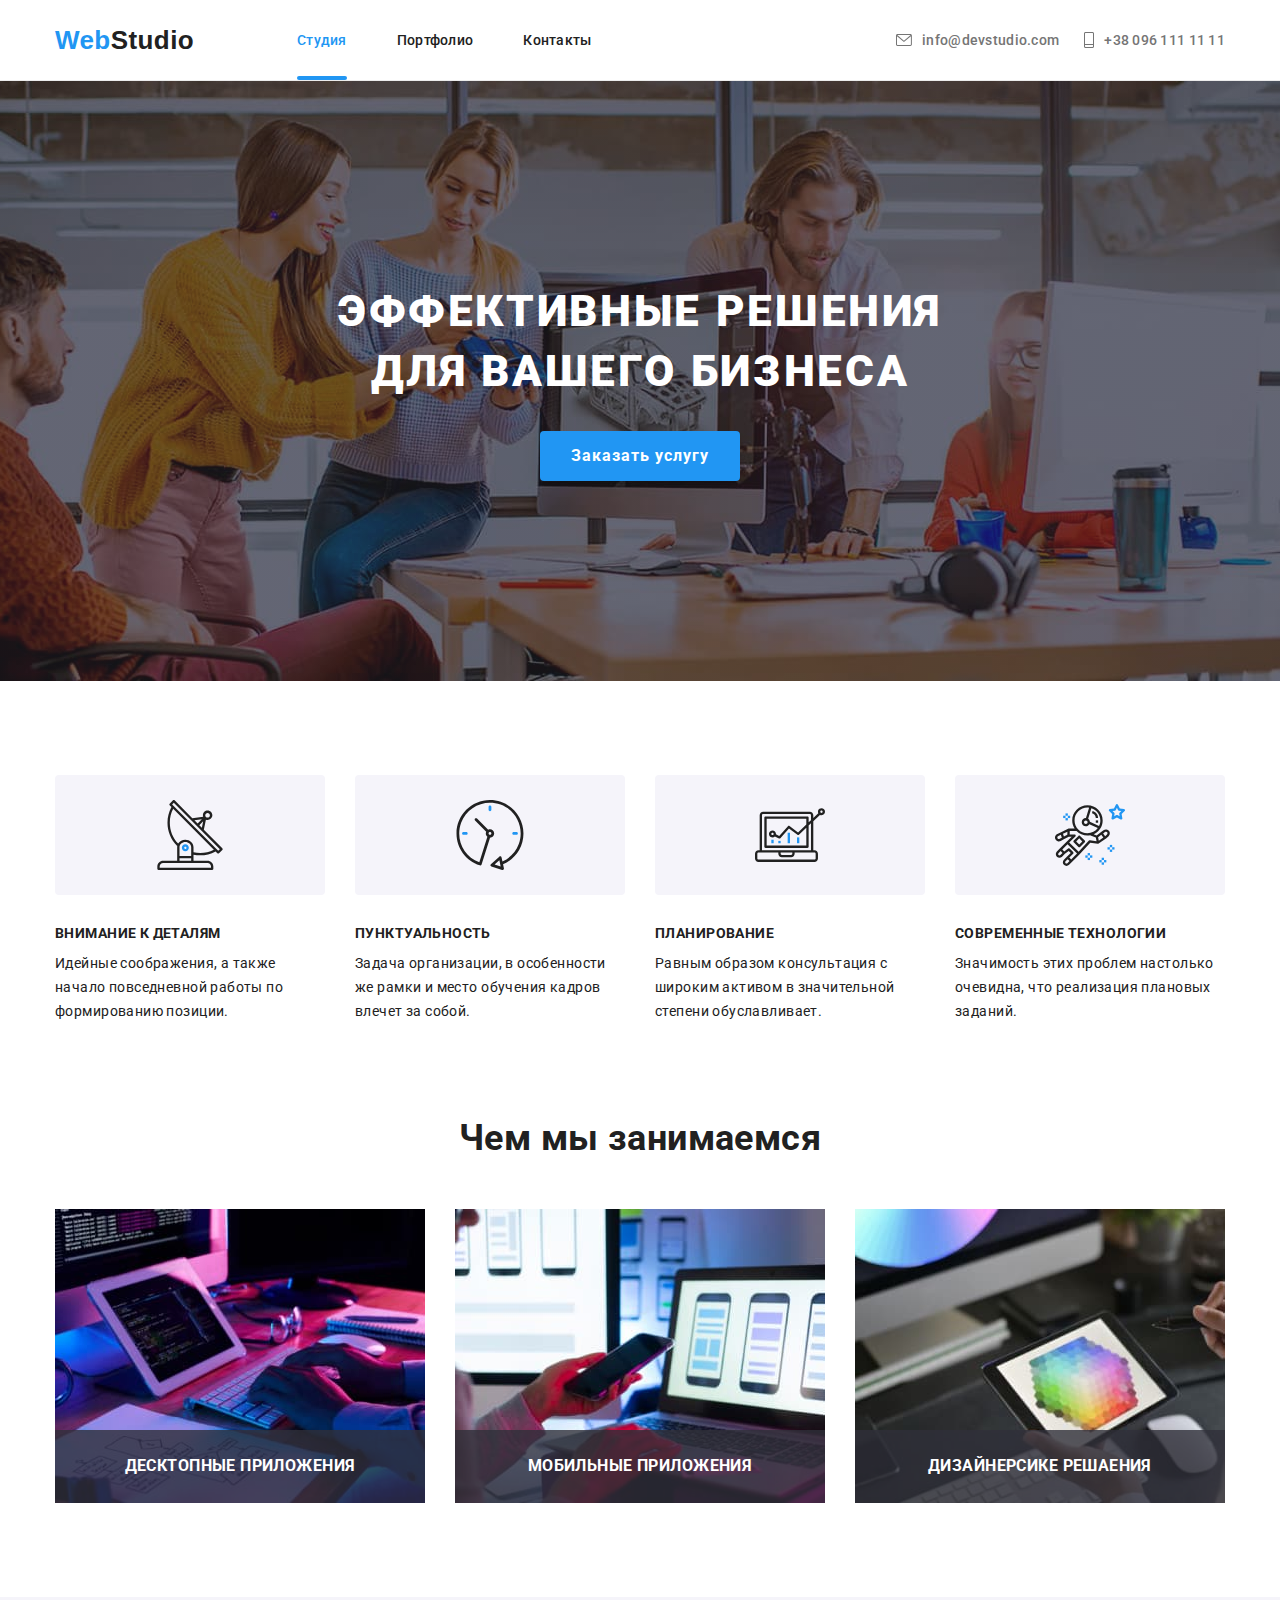
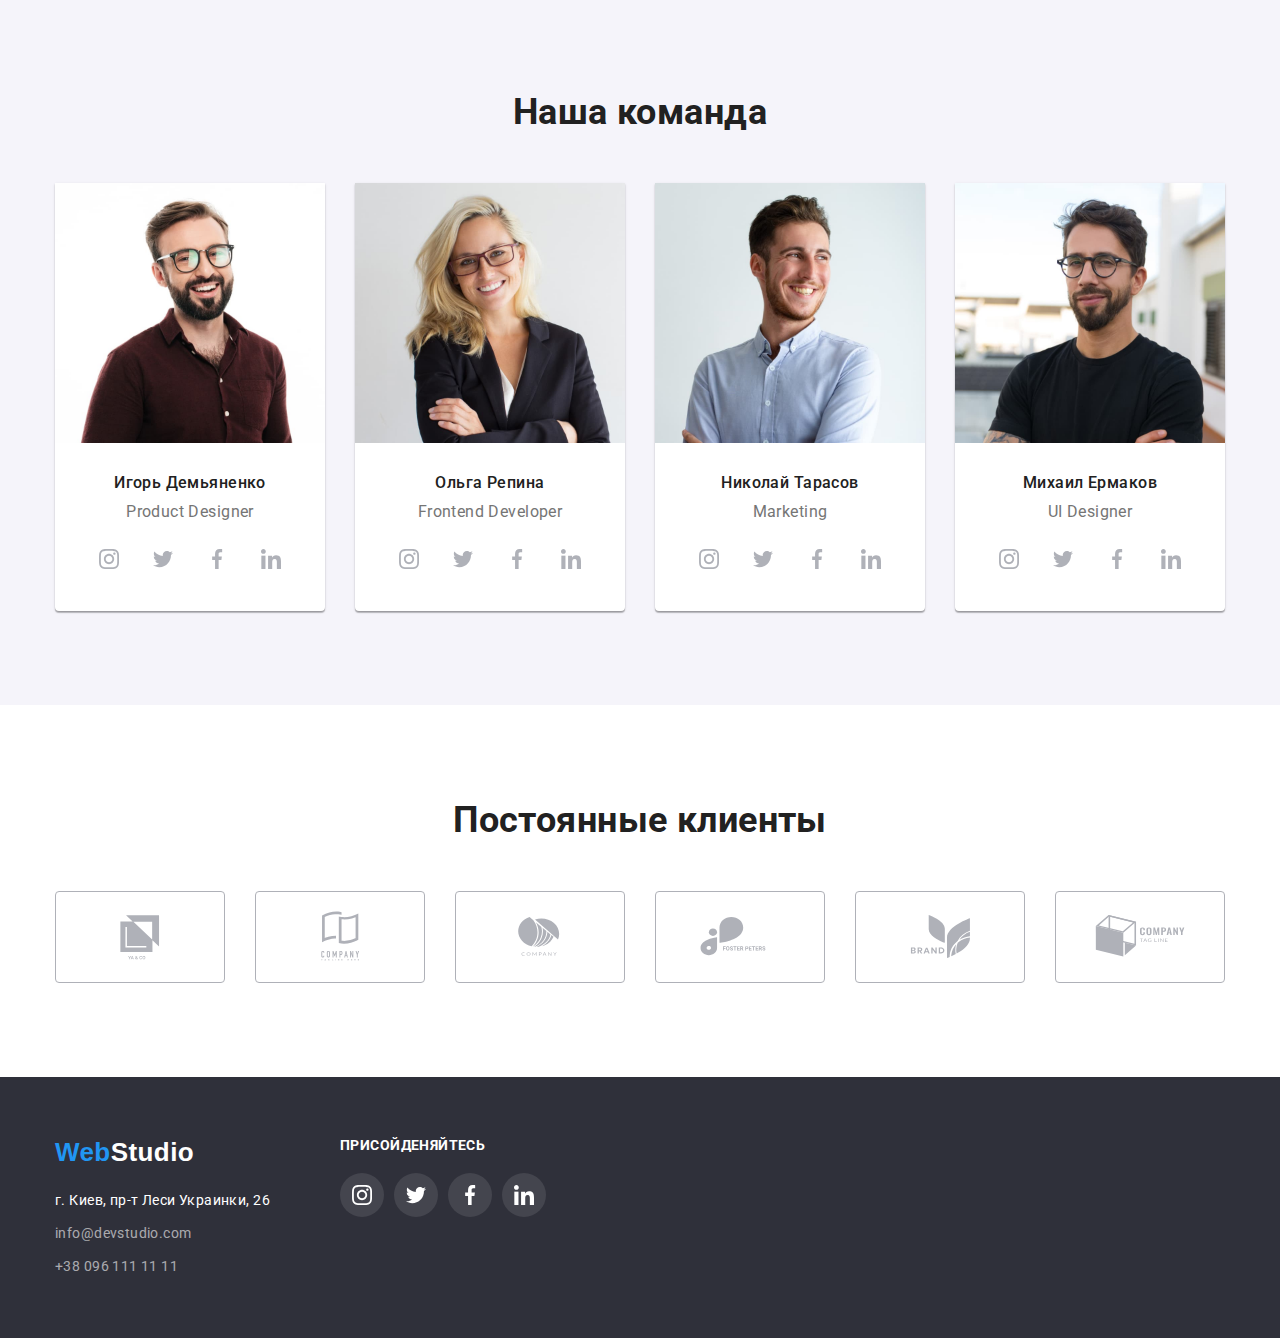
<file: index.html>
<!DOCTYPE html>
<html lang="ru">

    <head>
        <meta charset="UTF-8">
        <meta http-equiv="X-UA-Compatible" content="IE=edge">
        <meta name="viewport" content="width=device-width, initial-scale=1.0">
        <link rel="stylesheet" href="css/modern-normalize.css">
        <link rel="stylesheet" href="css/style.css">
        <link rel="preconnect" href="https://fonts.googleapis.com">
        <link rel="preconnect" href="https://fonts.gstatic.com" crossorigin>
        <link
            href="https://fonts.googleapis.com/css2?family=Montserrat:wght@700&family=Roboto:wght@400;500;700;900&display=swap"
            rel="stylesheet">
        <title lang="en">Web Studio</title>
    </head>
    <body class="body">
        <header class="header">
            <div class="container header-box">
                <nav class="nav">
                    <a class="link logo nav-a" href="index.html" lang="en">Web<span class="header-span">Studio</span></a>
                    <ul class="list nav-list">
                        <li class="nav-item">
                            <a class="link current nav-link " href="index.html">Студия</a>
                        </li>
                        <li class="nav-item">
                            <a class="link nav-link " href="portfolio.html">Портфолио</a>
                        </li>
                        <li class="nav-item">
                            <a class="link nav-link " href="#">Контакты</a>
                        </li>
                    </ul>
                </nav>
                <ul class="list header-address">
                    <li class="header-address-item">
                        <a class="link header-contact  " href="mailto:info@devstudio.com">
                            <svg class="icon-mail" width="16" height="12">
                                <use href="images/icons.svg#icon-mail"></use>
                            </svg>
                            info@devstudio.com</a>
                    </li>
                    <li class="header-address-item">
                        <a class="link header-contact " href="tel:+380961111111">
                            <svg class="icon-tel" width="10" height="16">
                                <use href="images/icons.svg#icon-tel"></use>
                            </svg>
                            +38 096 111 11 11</a>
                    </li>
                </ul>
            </div>
        </header>
        <main class="main">
            <section class="hero">
                <div class="container hero-box">
                    <h1 class="hero-title">Эффективные решения для вашего бизнеса</h1>
                    <button class="hero-btn" type="button" data-modal-open>Заказать услугу</button>
                </div>
            </section>
            <section class="benefits">
                <div class="container ">
                    <h2 class="visually-hidden">Преимущества работы с нами</h2>
                    <ul class="list benefits-list">
                        <li class="benefits-item">
                            <div class="benefits-box" >
                                <svg class="benefits-icon" >
                                    <use href="images/icons.svg#icon-antenna-1"></use>
                                </svg>
                            </div>
                            <h3 class="benefits-title">Внимание к деталям</h3>
                            <p class="benefits-text">Идейные соображения, а также начало повседневной работы по формированию
                                позиции.</p>
                        </li>
                        <li class="benefits-item">
                            <div class="benefits-box">
                                <svg class="benefits-icon" >
                                    <use href="images/icons.svg#icon-clock-1"></use>
                                </svg>
                            </div>
                            <h3 class="benefits-title">Пунктуальность</h3>
                            <p class="benefits-text">Задача организации, в особенности же рамки и место обучения кадров влечет за
                                собой.</p>
                        </li>
                        <li class="benefits-item">
                            <div class="benefits-box">
                                <svg class="benefits-icon" >
                                    <use href="images/icons.svg#icon-diagram-1"></use>
                                </svg>
                            </div>
                            <h3 class="benefits-title">Планирование</h3>
                            <p class="benefits-text">Равным образом консультация с широким активом в значительной степени
                                обуславливает.</p>
                        </li>
                        <li class="benefits-item">
                            <div class="benefits-box">
                                <svg class="benefits-icon" >
                                    <use href="images/icons.svg#icon-astronaut-1"></use>
                                </svg>
                            </div>
                            <h3 class="benefits-title">Современные технологии</h3>
                            <p class="benefits-text">Значимость этих проблем настолько очевидна, что реализация плановых заданий.
                            </p>
                        </li>
                    </ul>
                </div>
            </section>
            <section class="about">
                <div class="container">
                    <h2 class="about-title title">Чем мы занимаемся</h2>
                    <ul class="list about-list">
                        <li class="about-item">
                            <img class="about-img" src="images/img.jpg" alt="печать на клавиатуре" width="370">
                            <h3 class="about-list-title">Десктопные приложения</h3>
                        </li>
                        <li class="about-item">
                            <img class="about-img" src="images/img2.jpg" alt="работа в телефоне и ноутбуке" width="370">
                            <h3 class="about-list-title">Мобильные приложения</h3>
                        </li>
                        <li class="about-item">
                            <img class="about-img" src="images/img3.jpg" alt="катинка на планшете" width="370">
                            <h3 class="about-list-title">Дизайнерсике решаения</h3>
                        </li>
                    </ul>
                </div>
            </section>
            <section class="team">
                <div class="container team-box">
                <h2 class="team-title title">Наша команда</h2>
                    <ul class="list team-list">
                        <li class="team-item">
                            <img class="team-img" src="images/img4.jpg" alt="человек" width="270">
                            <div class="team-text">
                                <h3 class="team-list-title">Игорь Демьяненко</h3>
                                <p class="team-list-text" lang="en">Product Designer</p>
                            </div>
                            <ul class="team-contact-list list">
                                <li class="team-contact-item">
                                    <a class="team-contact-link" href="" target="_blank" rel="noreferrer noopener">
                                        <div class="team-contact-box">
                                            <svg class="team-contact-icon">
                                                <use href="images/icons.svg#icon-instagram-2-1"></use>
                                            </svg>
                                        </div>
                                    </a>
                                </li>
                                <li class="team-contact-item">
                                    <a class="team-contact-link" href="" target="_blank" rel="noreferrer noopener">
                                        <div class="team-contact-box">
                                            <svg class="team-contact-icon">
                                                <use href="images/icons.svg#icon-twitter-1"></use>
                                            </svg>
                                        </div>
                                    </a>
                                </li>
                                <li class="team-contact-item">
                                    <a class="team-contact-link" href="" target="_blank" rel="noreferrer noopener">
                                        <div class="team-contact-box">
                                            <svg class="team-contact-icon">
                                                <use href="images/icons.svg#icon-facebook-1"></use>
                                            </svg>
                                        </div>
                                    </a>
                                </li>
                                <li class="team-contact-item">
                                    <a class="team-contact-link" href="" target="_blank" rel="noreferrer noopener">
                                        <div class="team-contact-box">
                                            <svg class="team-contact-icon">
                                                <use href="images/icons.svg#icon-linkedin-1"></use>
                                            </svg>
                                        </div>
                                    </a>
                                </li>
                            </ul>
                        </li>
                        <li class="team-item">
                            <img class="team-img" src="images/img5.jpg" alt="человек" width="270">
                            <div class="team-text">
                                <h3 class="team-list-title">Ольга Репина</h3>
                                <p class="team-list-text" lang="en">Frontend Developer</p>
                            </div>
                            <ul class="team-contact-list list">
                                <li class="team-contact-item">
                                    <a class="team-contact-link" href="" target="_blank" rel="noreferrer noopener">
                                        <div class="team-contact-box">
                                            <svg class="team-contact-icon">
                                                <use href="images/icons.svg#icon-instagram-2-1"></use>
                                            </svg>
                                        </div>
                                    </a>
                                </li>
                                <li class="team-contact-item">
                                    <a class="team-contact-link" href="" target="_blank" rel="noreferrer noopener">
                                        <div class="team-contact-box">
                                            <svg class="team-contact-icon">
                                                <use href="images/icons.svg#icon-twitter-1"></use>
                                            </svg>
                                        </div>
                                    </a>
                                </li>
                                <li class="team-contact-item">
                                    <a class="team-contact-link" href="" target="_blank" rel="noreferrer noopener">
                                        <div class="team-contact-box">
                                            <svg class="team-contact-icon">
                                                <use href="images/icons.svg#icon-facebook-1"></use>
                                            </svg>
                                        </div>
                                    </a>
                                </li>
                                <li class="team-contact-item">
                                    <a class="team-contact-link" href="" target="_blank" rel="noreferrer noopener">
                                        <div class="team-contact-box">
                                            <svg class="team-contact-icon">
                                                <use href="images/icons.svg#icon-linkedin-1"></use>
                                            </svg>
                                        </div>
                                    </a>
                                </li>
                            </ul>
                        </li>
                        <li class="team-item">
                            <img class="team-img" src="images/img6.jpg" alt="человек" width="270"> 
                            <div class="team-text">
                                <h3 class="team-list-title">Николай Тарасов</h3>
                                <p class="team-list-text" lang="en">Marketing</p>
                            </div>
                            <ul class="team-contact-list list">
                                <li class="team-contact-item">
                                    <a class="team-contact-link" href="" target="_blank" rel="noreferrer noopener">
                                        <div class="team-contact-box">
                                            <svg class="team-contact-icon">
                                                <use href="images/icons.svg#icon-instagram-2-1"></use>
                                            </svg>
                                        </div>
                                    </a>
                                </li>
                                <li class="team-contact-item">
                                    <a class="team-contact-link" href="" target="_blank" rel="noreferrer noopener">
                                        <div class="team-contact-box">
                                            <svg class="team-contact-icon">
                                                <use href="images/icons.svg#icon-twitter-1"></use>
                                            </svg>
                                        </div>
                                    </a>
                                </li>
                                <li class="team-contact-item">
                                    <a class="team-contact-link" href="" target="_blank" rel="noreferrer noopener">
                                        <div class="team-contact-box">
                                            <svg class="team-contact-icon">
                                                <use href="images/icons.svg#icon-facebook-1"></use>
                                            </svg>
                                        </div>
                                    </a>
                                </li>
                                <li class="team-contact-item">
                                    <a class="team-contact-link" href="" target="_blank" rel="noreferrer noopener">
                                        <div class="team-contact-box">
                                            <svg class="team-contact-icon">
                                                <use href="images/icons.svg#icon-linkedin-1"></use>
                                            </svg>
                                        </div>
                                    </a>
                                </li>
                            </ul>
                        </li>
                        <li class="team-item">
                            <img class="team-img" src="images/img7.jpg" alt="человек" width="270">
                            <div class="team-text">
                                <h3 class="team-list-title">Михаил Ермаков</h3>
                                <p class="team-list-text" lang="en">UI Designer</p>
                            </div>
                            <ul class="team-contact-list list">
                                <li class="team-contact-item">
                                    <a class="team-contact-link" href="" target="_blank" rel="noreferrer noopener">
                                        <div class="team-contact-box">
                                            <svg class="team-contact-icon">
                                                <use href="images/icons.svg#icon-instagram-2-1"></use>
                                            </svg>
                                        </div>
                                    </a>
                                </li>
                                <li class="team-contact-item">
                                    <a class="team-contact-link" href="" target="_blank" rel="noreferrer noopener">
                                        <div class="team-contact-box">
                                            <svg class="team-contact-icon">
                                                <use href="images/icons.svg#icon-twitter-1"></use>
                                            </svg>
                                        </div>
                                    </a>
                                </li>
                                <li class="team-contact-item">
                                    <a class="team-contact-link" href="" target="_blank" rel="noreferrer noopener">
                                        <div class="team-contact-box">
                                            <svg class="team-contact-icon">
                                                <use href="images/icons.svg#icon-facebook-1"></use>
                                            </svg>
                                        </div>
                                    </a>
                                </li>
                                <li class="team-contact-item">
                                    <a class="team-contact-link" href="" target="_blank" rel="noreferrer noopener">
                                        <div class="team-contact-box">
                                            <svg class="team-contact-icon">
                                                <use href="images/icons.svg#icon-linkedin-1"></use>
                                            </svg>
                                        </div>
                                    </a>
                                </li>
                            </ul>
                        </li>
                    </ul>
                </div>
            </section>
            <section class="clients">
                <div class="container clients-box">
                    <h2 class="clients-title title">Постоянные клиенты</h2>
                    <ul class="clients-list list">
                        <li class="clients-item">
                            <a class="clients-link" href="" target="_blank" rel="noreferrer noopener">
                                <div class="clients-list-box">
                                    <svg class="clients-icon">
                                        <use href="images/icons.svg#icon-Client-1"></use>
                                    </svg>
                                </div>
                            </a>
                        </li>
                        <li class="clients-item">
                            <a class="clients-link" href="" target="_blank" rel="noreferrer noopener">
                                <div class="clients-list-box">
                                    <svg class="clients-icon">
                                        <use href="images/icons.svg#icon-Client-2"></use>
                                    </svg>
                                </div>
                            </a>
                        </li>
                        <li class="clients-item">
                            <a class="clients-link" href="" target="_blank" rel="noreferrer noopener">
                                <div class="clients-list-box">
                                    <svg class="clients-icon">
                                        <use href="images/icons.svg#icon-Client-3"></use>
                                    </svg>
                                </div>
                            </a>
                        </li>
                        <li class="clients-item">
                            <a class="clients-link" href="" target="_blank" rel="noreferrer noopener">
                                <div class="clients-list-box">
                                    <svg class="clients-icon">
                                        <use href="images/icons.svg#icon-Client-4"></use>
                                    </svg>
                                </div>
                            </a>
                        </li>
                        <li class="clients-item">
                            <a class="clients-link" href="" target="_blank" rel="noreferrer noopener">
                                <div class="clients-list-box">
                                    <svg class="clients-icon">
                                        <use href="images/icons.svg#icon-Client-5"></use>
                                    </svg>
                                </div>
                            </a>
                        </li>
                        <li class="clients-item">
                            <a class="clients-link" href="" target="_blank" rel="noreferrer noopener">
                                <div class="clients-list-box">
                                    <svg class="clients-icon">
                                        <use href="images/icons.svg#icon-Client-6"></use>
                                    </svg>
                                </div>
                            </a>
                        </li>
                    </ul>
                </div>
            </section>
        </main>
        <footer class="footer">
            <div class="container footer-box">
                <div class="social-box">
                    <h2 class="social-title">Присойденяйтесь</h2>
                    <ul class="social-list list">
                        <li class="social-item">
                            <a href="" class="social-link" target="_blank" rel="noreferrer noopener">
                                <div class="social-icon-box">
                                    <svg class="social-icon">
                                        <use href="images/icons.svg#icon-instagram-2-1"></use>
                                    </svg>
                                </div>
                            </a>
                        </li>
                        <li class="social-item">
                            <a href="" class="social-link" target="_blank" rel="noreferrer noopener">
                                <div class="social-icon-box">
                                    <svg class="social-icon">
                                        <use href="images/icons.svg#icon-twitter-1"></use>
                                    </svg>
                                </div>
                            </a>
                        </li>
                        <li class="social-item">
                            <a href="" class="social-link" target="_blank" rel="noreferrer noopener">
                                <div class="social-icon-box">
                                    <svg class="social-icon">
                                        <use href="images/icons.svg#icon-facebook-1"></use>
                                    </svg>
                                </div>
                            </a>
                        </li>
                        <li class="social-item">
                            <a href="" class="social-link" target="_blank" rel="noreferrer noopener">
                                <div class="social-icon-box">
                                    <svg class="social-icon">
                                        <use href="images/icons.svg#icon-linkedin-1"></use>
                                    </svg>
                                </div>
                            </a>
                        </li>
                    </ul>
                </div>
                <div class="address-box">
                    <a class="link logo footer-a" href="index.html" lang="en">Web<span class="footer-span">Studio</span></a>
                    <address class="address">
                        <ul class="list address-list">
                            <li class="address-item"><a class="link address-link"
                                    href="https://www.google.com/maps/place/%D0%B1%D1%83%D0%BB.+%D0%9B%D0%B5%D1%81%D0%B8+%D0%A3%D0%BA%D1%80%D0%B0%D0%B8%D0%BD%D0%BA%D0%B8,+26,+%D0%9A%D0%B8%D0%B5%D0%B2,+02000/@50.4265807,30.5361971,17z/data=!4m13!1m7!3m6!1s0x40d4cf0e033ecbe9:0x57a4dffefec77da0!2z0LHRg9C7LiDQm9C10YHQuCDQo9C60YDQsNC40L3QutC4LCAyNiwg0JrQuNC10LIsIDAyMDAw!3b1!8m2!3d50.4265807!4d30.5383858!3m4!1s0x40d4cf0e033ecbe9:0x57a4dffefec77da0!8m2!3d50.4265807!4d30.5383858"
                                    target="_blank" rel="noreferrer noopener">г. Киев, пр-т Леси Украинки, 26</a></li>
                            <li class="address-item"><a class="link address-contact" href="mailto:info@devstudio.com">info@devstudio.com</a>
                            </li>
                            <li class="address-item"><a class="link address-contact" href="tel:+380961111111">+38 096 111 11 11</a></li>
                        </ul>
                    </address>
                </div>
            </div>
        </footer>
        <div class="backdrop is-hidden" data-modal>
            <div class="modal">
                <button class="modal-btn" data-modal-close>
                    <svg class="modal-icon-close">
                        <use href="images/icons.svg#icon-model-close"></use>
                    </svg>
                </button>
            </div>
        </div>
        <script src="./js/modal.js"></script>
    </body>
</html>
</file>
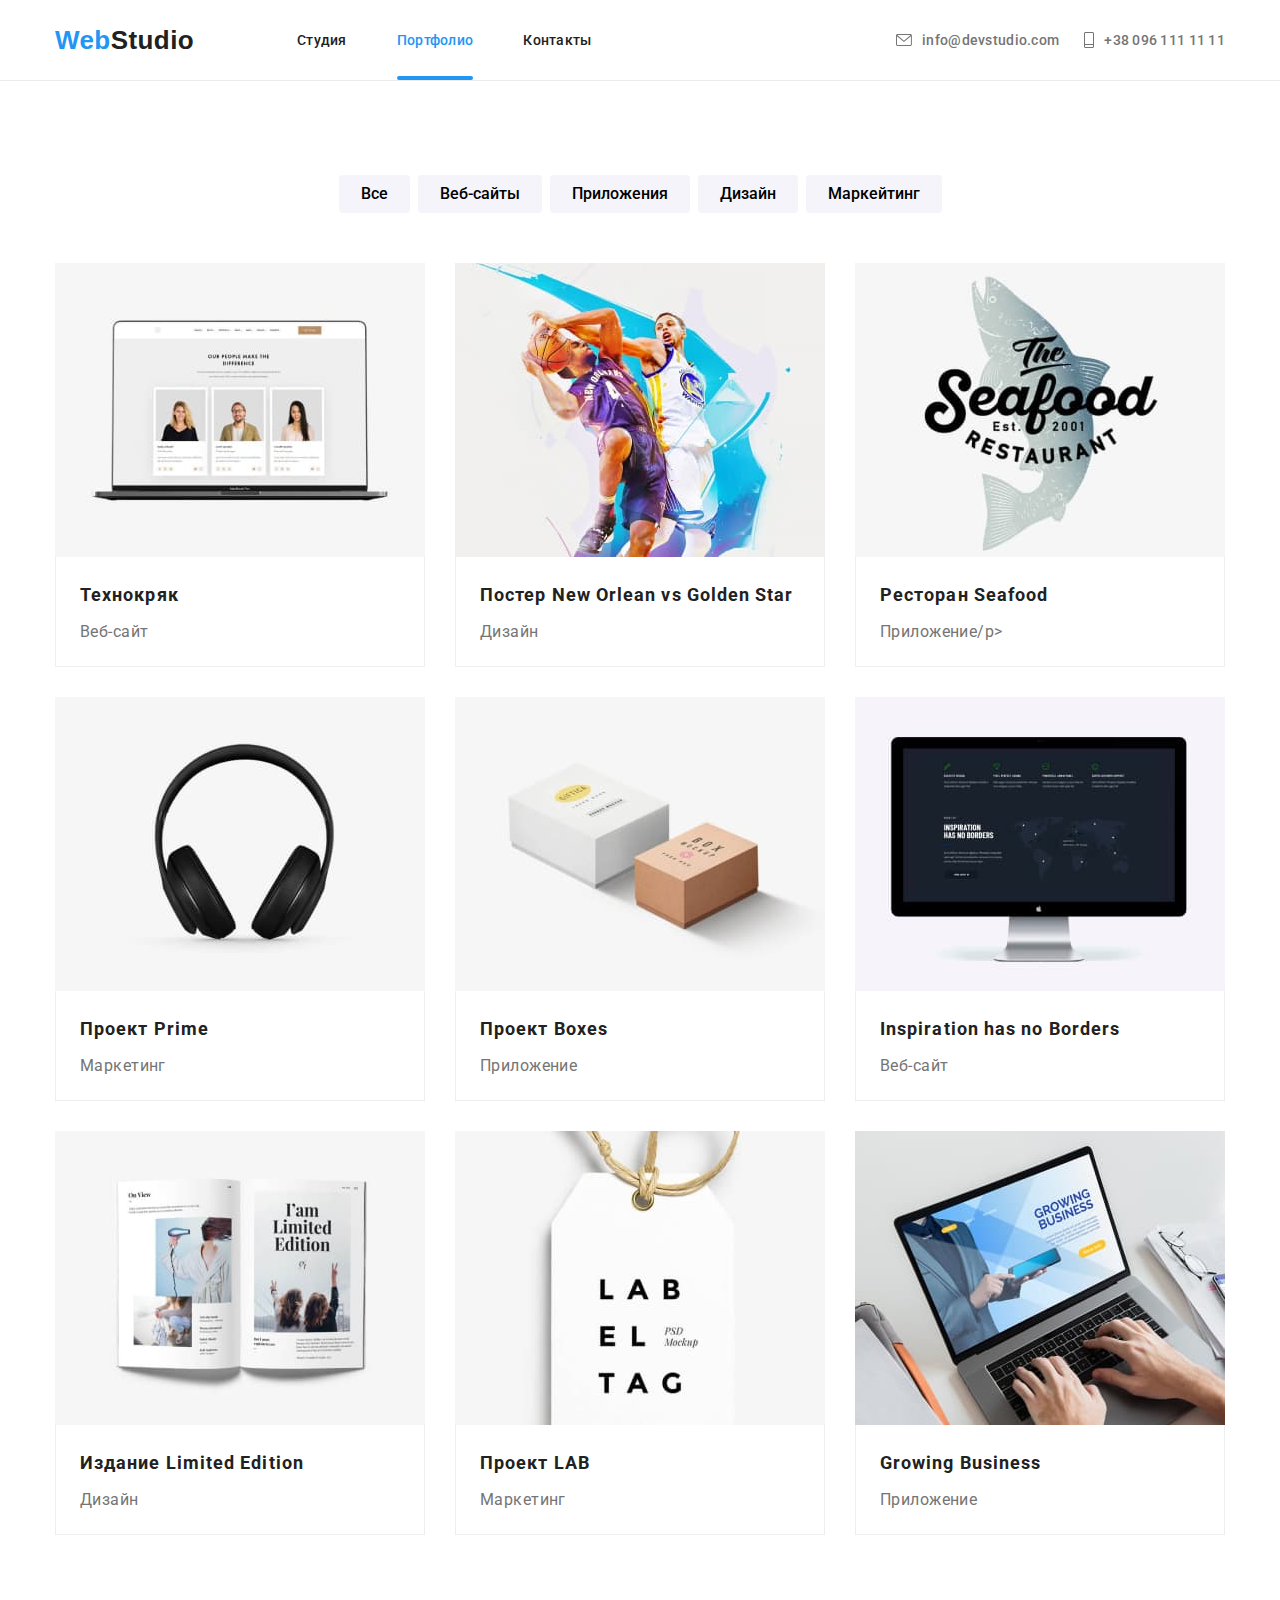
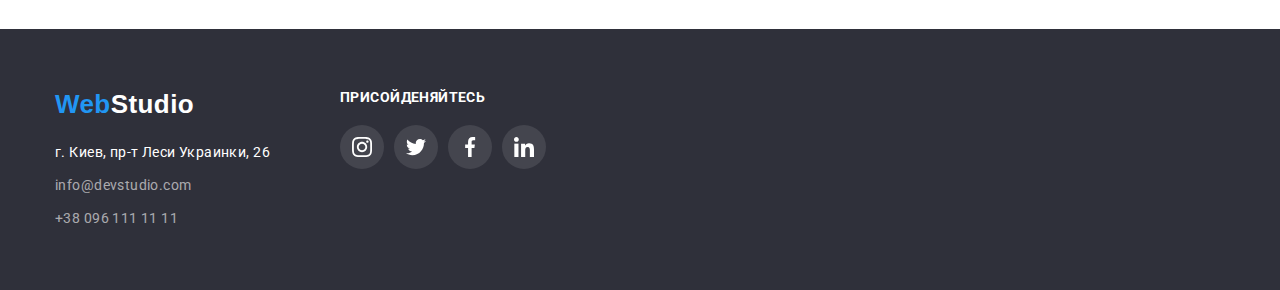
<file: portfolio.html>
<!DOCTYPE html>
<html lang="ru">

    <head>
        <meta charset="UTF-8">
        <meta http-equiv="X-UA-Compatible" content="IE=edge">
        <meta name="viewport" content="width=device-width, initial-scale=1.0">
        <link rel="stylesheet" href="css/modern-normalize.css">
        <link rel="stylesheet" href="css/style.css">
        <link
            href="https://fonts.googleapis.com/css2?family=Montserrat:wght@700&family=Roboto:wght@400;500;700;900&display=swap"
            rel="stylesheet">
        <title lang="en">Web Studio</title>
    </head>
    <body class="body">
        <header class="header">
            <div class="container header-box">
                <nav class="nav">
                    <a class="link logo nav-a" href="index.html" lang="en">Web<span class="header-span">Studio</span></a>
                    <ul class="list nav-list">
                        <li class="nav-item">
                            <a class="link nav-link " href="index.html">Студия</a>
                        </li>
                        <li class="nav-item">
                            <a class="link current nav-link " href="portfolio.html">Портфолио</a>
                        </li>
                        <li class="nav-item">
                            <a class="link nav-link " href="#">Контакты</a>
                        </li>
                    </ul>
                </nav>
                <ul class="list header-address">
                    <li class="header-address-item">
                        <a class="link header-contact  " href="mailto:info@devstudio.com">
                            <svg class="icon-mail" width="16" height="12">
                                <use href="images/icons.svg#icon-mail"></use>
                            </svg>
                            info@devstudio.com</a>
                    </li>
                    <li class="header-address-item">
                        <a class="link header-contact " href="tel:+380961111111">
                            <svg class="icon-tel" width="10" height="16">
                                <use href="images/icons.svg#icon-tel"></use>
                            </svg>
                            +38 096 111 11 11</a>
                    </li>
                </ul>
            </div>
        </header>
        <main class="portfolio">
            <div class="container">
                <h1 class="visually-hidden">Портфолио</h1>
                <ul class="list search-list">
                    <li class="search-item"><button class="search-btn" type="button">Все</button></li>
                    <li class="search-item"><button class="search-btn" type="button">Веб-сайты</button></li>
                    <li class="search-item"><button class="search-btn" type="button">Приложения</button></li>
                    <li class="search-item"><button class="search-btn" type="button">Дизайн</button></li>
                    <li class="search-item"><button class="search-btn" type="button">Маркейтинг</button></li>
                </ul>
            </div>
            <div class="container">
                <ul class="list product-list">
                    <li class="product-item">
                        <a class="product-link link" href="" target="_blank" rel="noreferrer noopener">
                            <div class="product-box-shadow">
                                <div class="product-description-box">
                                    <img class="product-img" width="370" src="images/portfolio_img.jpg" alt="ноутбук">
                                    <div class="product-description">
                                        <p class="product-description-text">Технокряк это современная площадка распространения коронавируса. Компании используют
                                            эту платформу для цифрового
                                            шпионажа и атак на защищённые сервера конкурентов.</p>
                                    </div>
                                </div>
                                <div class="product-title-box">
                                    <h2 class="product-title">Технокряк</h2>
                                    <p class="product-post-title">Веб-сайт</p>
                                </div>
                            </div>
                        </a>    
                    </li>
                    <li class="product-item">
                        <a class="product-link link" href="" target="_blank" rel="noreferrer noopener">
                            <div class="product-box-shadow">
                                <div class="product-description-box">
                                    <img class="product-img" width="370" src="images/portfolio_img2.jpg" alt="два баскетболиста">   
                                    <div class="product-description">
                                        <p class="product-description-text">
                                            Lorem ipsum dolor sit amet consectetur adipisicing elit. Sunt, non?
                                        </p>
                                    </div>
                                </div>
                                <div class="product-title-box">
                                    <h2 class="product-title">Постер New Orlean vs Golden Star</h2>
                                    <p class="product-post-title">Дизайн</p>
                                </div>
                            </div>
                        </a>
                    </li>
                    <li class="product-item">
                        <a class="product-link link" href="" target="_blank" rel="noreferrer noopener">
                            <div class="product-box-shadow">
                                <div class="product-description-box">
                                    <img class="product-img" width="370" src="images/portfolio_img3.jpg" alt="эмблема в форме рыбы с названием ресторана">
                                    <div class="product-description">
                                        <p class="product-description-text">
                                            Lorem ipsum dolor, sit amet consectetur adipisicing elit. Modi, vel!
                                        </p>
                                    </div>
                                </div>
                                <div class="product-title-box">
                                    <h2 class="product-title">Ресторан Seafood</h2>
                                    <p class="product-post-title">Приложение/p>
                                </div>
                            </div>
                        </a>
                    </li>
                    <li class="product-item">
                        <a class="product-link link" href="" target="_blank" rel="noreferrer noopener">
                            <div class="product-box-shadow">
                                <div class="product-description-box">
                                    <img class="product-img" width="370" src="images/portfolio_img4.jpg" alt="наушники">
                                    <div class="product-description">
                                        <p class="product-description-text">
                                            Lorem ipsum dolor, sit amet consectetur adipisicing elit. Doloremque, atque?
                                        </p>
                                    </div>
                                </div>
                                <div class="product-title-box">
                                    <h2 class="product-title">Проект Prime</h2>
                                    <p class="product-post-title">Маркетинг</p>
                                </div>
                            </div>
                        </a>
                    </li>
                    <li class="product-item">
                        <a class="product-link link" href="" target="_blank" rel="noreferrer noopener">
                            <div class="product-box-shadow">
                                <div class="product-description-box">
                                    <img class="product-img" width="370" src="images/portfolio_img5.jpg" alt="два кубика">
                                    <div class="product-description">
                                        <p class="product-description-text">
                                            Lorem ipsum dolor sit amet consectetur, adipisicing elit. Saepe excepturi fugit enim,
                                             similique incidunt earum suscipit ipsam recusandae officiis accusamus.
                                        </p>
                                    </div>
                                </div>
                                <div class="product-title-box">
                                    <h2 class="product-title">Проект Boxes</h2>
                                    <p class="product-post-title">Приложение</p>
                                </div>
                            </div>
                        </a>
                    </li>
                    <li class="product-item">
                        <a class="product-link link" href="" target="_blank" rel="noreferrer noopener">
                            <div class="product-box-shadow">
                                <div class="product-description-box">
                                    <img class="product-img" width="370" src="images/portfolio_img6.jpg" alt="экран компьютера">
                                    <div class="product-description">
                                        <p class="product-description-text">
                                            Lorem ipsum dolor sit, amet consectetur adipisicing elit. Architecto, porro.
                                        </p>
                                    </div>
                                </div>
                                <div class="product-title-box">
                                    <h2 class="product-title" lang="en">Inspiration has no Borders</h2>
                                    <p class="product-post-title">Веб-сайт</p>
                                </div>
                            </div>
                        </a>
                    </li>
                    <li class="product-item">
                        <a class="product-link link" href="" target="_blank" rel="noreferrer noopener">
                            <div class="product-box-shadow">
                                <div class="product-description-box">
                                    <img class="product-img" width="370" src="images/portfolio_img7.jpg" alt="журнал">
                                    <div class="product-description">
                                        <p class="product-description-text">
                                            Lorem ipsum dolor sit amet consectetur adipisicing elit. Odio, atque?
                                        </p>
                                    </div>
                                </div>
                                <div class="product-title-box">
                                    <h2 class="product-title">Издание Limited Edition</h2>
                                    <p class="product-post-title">Дизайн</p>
                                </div>
                            </div> 
                        </a>
                    </li>
                    <li class="product-item">
                        <a class="product-link link" href="" target="_blank" rel="noreferrer noopener">
                            <div class="product-box-shadow">
                                <div class="product-description-box">
                                    <img class="product-img" width="370" src="images/portfolio_img8.jpg" alt="вкладыш">
                                    <div class="product-description">
                                        <p class="product-description-text">
                                            Lorem ipsum dolor sit, amet consectetur adipisicing elit. Earum, dolor.
                                        </p>
                                    </div>
                                </div>
                                <div class="product-title-box">
                                    <h2 class="product-title">Проект LAB</h2>
                                    <p class="product-post-title">Маркетинг</p>
                                </div>
                            </div>
                        </a>
                    </li>
                    <li class="product-item">
                        <a class="product-link link" href="" target="_blank" rel="noreferrer noopener">
                            <div class="product-box-shadow">
                                <div class="product-description-box">
                                    <img class="product-img" width="370" src="images/portfolio_img9.jpg" alt="ноутбук">
                                    <div class="product-description">
                                        <p class="product-description-text">
                                            Lorem ipsum dolor, sit amet consectetur 
                                            adipisicing elit. Quo totam voluptate qui 
                                            porro, libero sequi placeat. Eum maiores at neque 
                                            dolores quae quibusdam accusamus explicabo quas voluptas 
                                            odit quis veniam veritatis iste, ut eius nesciunt, nihil 
                                            atque laudantium non accusantium voluptatum ratione 
                                            dolore! Totam, ratione qui! Sequi ducimus temporibus 
                                            eaque consequatur quasi aliquid expedita. Soluta sunt 
                                            laborum veniam ipsa iste nesciunt, officiis facilis autem 
                                            dolorem provident.
                                        </p>                              
                                    </div>
                                </div>
                                <div class="product-title-box">
                                    <h2 class="product-title" lang="en">Growing Business</h2>
                                    <p class="product-post-title">Приложение</p>
                                </div>
                            </div> 
                        </a>
                    </li>
                </ul>
            </div>
        </main>
        <footer class="footer">
            <div class="container footer-box">
                <div class="social-box">
                    <h2 class="social-title">Присойденяйтесь</h2>
                    <ul class="social-list list">
                        <li class="social-item">
                            <a href="" class="social-link" target="_blank" rel="noreferrer noopener">
                                <div class="social-icon-box">
                                    <svg class="social-icon">
                                        <use href="images/icons.svg#icon-instagram-2-1"></use>
                                    </svg>
                                </div>
                            </a>
                        </li>
                        <li class="social-item">
                            <a href="" class="social-link" target="_blank" rel="noreferrer noopener">
                                <div class="social-icon-box">
                                    <svg class="social-icon">
                                        <use href="images/icons.svg#icon-twitter-1"></use>
                                    </svg>
                                </div>
                            </a>
                        </li>
                        <li class="social-item">
                            <a href="" class="social-link" target="_blank" rel="noreferrer noopener">
                                <div class="social-icon-box">
                                    <svg class="social-icon">
                                        <use href="images/icons.svg#icon-facebook-1"></use>
                                    </svg>
                                </div>
                            </a>
                        </li>
                        <li class="social-item">
                            <a href="" class="social-link" target="_blank" rel="noreferrer noopener">
                                <div class="social-icon-box">
                                    <svg class="social-icon">
                                        <use href="images/icons.svg#icon-linkedin-1"></use>
                                    </svg>
                                </div>
                            </a>
                        </li>
                    </ul>
                </div>
                <div class="address-box">
                    <a class="link logo footer-a" href="index.html" lang="en">Web<span class="footer-span">Studio</span></a>
                    <address class="address">
                        <ul class="list address-list">
                            <li class="address-item"><a class="link address-link"
                                    href="https://www.google.com/maps/place/%D0%B1%D1%83%D0%BB.+%D0%9B%D0%B5%D1%81%D0%B8+%D0%A3%D0%BA%D1%80%D0%B0%D0%B8%D0%BD%D0%BA%D0%B8,+26,+%D0%9A%D0%B8%D0%B5%D0%B2,+02000/@50.4265807,30.5361971,17z/data=!4m13!1m7!3m6!1s0x40d4cf0e033ecbe9:0x57a4dffefec77da0!2z0LHRg9C7LiDQm9C10YHQuCDQo9C60YDQsNC40L3QutC4LCAyNiwg0JrQuNC10LIsIDAyMDAw!3b1!8m2!3d50.4265807!4d30.5383858!3m4!1s0x40d4cf0e033ecbe9:0x57a4dffefec77da0!8m2!3d50.4265807!4d30.5383858"
                                    target="_blank" rel="noreferrer noopener">г. Киев, пр-т Леси Украинки, 26</a></li>
                            <li class="address-item"><a class="link address-contact"
                                    href="mailto:info@devstudio.com">info@devstudio.com</a>
                            </li>
                            <li class="address-item"><a class="link address-contact" href="tel:+380961111111">+38 096 111 11
                                    11</a></li>
                        </ul>
                    </address>
                </div>
            </div>
        </footer>
    </body>
</html>
</file>
<file: css/style.css>
:root {
  --brand-color: #2196f3;
  --first-color: #ffffff;
  --second-color: #757575;
  --third-color: #212121;
  --icon-color: #afb1b8;
}
body {
  font-family: 'Roboto', sans-serif;
  color: var(--third-color);
  font-size: 14px;
  font-weight: normal;
  letter-spacing: 0.03em;
}
body::-webkit-scrollbar {
  width: 10px;
}

body::-webkit-scrollbar-track {
  box-shadow: inset 0 0 6px rgba(0, 0, 0, 0.8);
}

body::-webkit-scrollbar-thumb {
  background-color: var(--second-color);
  outline: 1px solid var(--second-color);
}
p,
h1,
h2,
h3,
h4,
h5,
h6 {
  margin: 0;
}
ul {
  margin: 0;
  padding: 0;
}
img {
  display: block;
}
button {
  cursor: pointer;
}
.link {
  text-decoration: none;
}
.list {
  list-style: none;
}
.container {
  width: 1200px;
  padding-left: 15px;
  padding-right: 15px;
  margin: 0 auto;
}
.visually-hidden {
  position: absolute;
  white-space: nowrap;
  width: 1px;
  height: 1px;
  overflow: hidden;
  border: 0;
  padding: 0;
  clip: rect(0 0 0 0);
  clip-path: inset(50%);
  margin: -1px;
}
.logo {
  font-family: 'Raleway', sans-serif;
  font-style: normal;
  font-weight: bold;
  font-size: 26px;
  line-height: calc(31 / 26);
  color: var(--brand-color);
}
.title {
  font-size: 36px;
  line-height: calc(42 / 36);
  text-align: center;
}

/*--------------BACKDROP------------*/
.backdrop {
  width: 100vw;
  height: 100vh;
  background: rgba(0, 0, 0, 0.2);
  position: fixed;
  top: 0;
  transition: opacity 666ms 250ms, visibility 666ms 250ms;
}
.modal {
  width: 528px;
  min-height: 581px;
  background: #ffffff;
  box-shadow: 0px 1px 3px rgba(0, 0, 0, 0.12), 0px 1px 1px rgba(0, 0, 0, 0.14),
    0px 2px 1px rgba(0, 0, 0, 0.2);
  border-radius: 4px;
  position: absolute;
  top: 50%;
  left: 50%;
  transform: translate(-50%, -50%) scale(1) rotate(0);
  transition-property: transform babackground;
  transition-duration: 500ms;
  transition-delay: 250ms;
}
.backdrop.is-hidden .modal {
  transform: translate(-50%, -250%) scale(0.3) rotate(90deg);
  background: var(--brand-color);
}
.modal-btn {
  background-color: transparent;
  border: 1px solid rgba(0, 0, 0, 0.1);
  box-sizing: border-box;
  width: 30px;
  height: 30px;
  border-radius: 50%;
  position: absolute;
  top: 8px;
  right: 8px;
  display: flex;
  justify-content: center;
  align-items: center;
}
.modal-icon-close {
  height: 18px;
  width: 18px;
}
.is-hidden {
  visibility: hidden;
  opacity: 0;
  pointer-events: none;
}
/*---------------HEADER--------------*/
.header {
  border-bottom: 1px solid #ececec;
}
.header-box {
  display: flex;
  justify-content: space-between;
}
.nav {
  display: flex;
  align-items: center;
}
.nav-a {
  padding: 24px 78px 24px 0;
}
.header-span {
  color: var(--third-color);
}
.nav-list {
  display: flex;
}
.nav-link {
  color: inherit;
  font-weight: 500;
  line-height: calc(16 / 14);
  letter-spacing: 0.02em;
  padding: 32px 25px;
  transition: color 250ms cubic-bezier(0.4, 0, 0.2, 1);
}
.nav-link:focus,
.nav-link:hover {
  color: var(--brand-color);
}
.header-address {
  display: flex;
  align-items: center;
}
.header-contact {
  font-weight: 500;
  line-height: calc(16 / 14);
  letter-spacing: 0.02em;
  color: var(--second-color);
  padding: 32px 25px;
  display: flex;
  align-items: center;
  transition: color 250ms cubic-bezier(0.4, 0, 0.2, 1);
}
.header-contact:last-child {
  padding: 32px 0 32px 25px;
}
.header-contact:hover,
.header-contact:focus {
  color: var(--brand-color);
}
.icon-tel,
.icon-mail {
  fill: currentColor;
  margin-right: 10px;
}
.current {
  position: relative;
  color: var(--brand-color);
}
.current::after {
  content: '';
  position: absolute;
  height: 4px;
  width: calc(100% - 50px);
  background: var(--brand-color);
  left: 25px;
  bottom: 0;
  border-radius: 2px;
}

/*-------------address------------*/
.footer {
  background: #2f303a;
}
.footer-box {
  display: flex;
  padding-top: 60px;
  padding-bottom: 60px;
  flex-direction: row-reverse;
  justify-content: flex-end;
}
.address-box {
  display: flex;
  flex-direction: column;
  margin-right: 70px;
}
.footer-span {
  color: var(--first-color);
}
.address-item:not(:last-child) {
  margin-bottom: 9px;
}
.address-item:first-child {
  margin-top: 20px;
}
.address-link {
  font-family: inherit;
  font-style: normal;
  line-height: calc(24 / 14);
  color: var(--first-color);
}
.address-contact {
  font-family: Roboto;
  font-style: normal;
  line-height: calc(24 / 14);
  color: rgba(255, 255, 255, 0.6);
}
.social-title {
  font-size: 14px;
  line-height: calc(16 / 14);
  text-transform: uppercase;
  color: var(--first-color);
  margin-bottom: 20px;
}
.social-list {
  display: flex;
}
.social-item:not(:last-child) {
  margin-right: 10px;
}
.social-link {
  background-color: rgba(255, 255, 255, 0.1);
  transition: background 250ms cubic-bezier(0.4, 0, 0.2, 1);
}
.social-link:hover,
.social-link:focus {
  background-color: var(--brand-color);
}
.social-icon-box {
  height: 44px;
  width: 44px;
  border-radius: 50%;
  background-color: inherit;
  display: flex;
  justify-content: center;
  align-items: center;
}
.social-icon {
  height: 20px;
  width: 20px;
  fill: var(--first-color);
}
/*---------------INDEX.HTML-----*/

/*---------------Hero-----*/
.hero {
  background-color: #e5e5e5;
  background-image: linear-gradient(rgba(47, 48, 58, 0.4), rgba(47, 48, 58, 0.4)),
    url('../images/hero-bg.jpg');
  background-repeat: no-repeat;
  background-position: center;
  background-size: cover;
  max-width: 1600px;
  margin: 0 auto;
}
.hero-box {
  display: flex;
  flex-direction: column;
  justify-content: center;
  align-items: center;
  padding-top: 200px;
  padding-bottom: 200px;
}
.hero-title {
  font-weight: 900;
  font-size: 44px;
  line-height: calc(60 / 44);
  text-align: center;
  letter-spacing: 0.06em;
  text-transform: uppercase;
  color: var(--first-color);
  width: 700px;
  height: 120px;
  margin-bottom: 30px;
}
.hero-btn {
  background: var(--brand-color);
  box-shadow: 0px 4px 4px rgba(0, 0, 0, 0.15);
  border-radius: 4px;
  font-weight: bold;
  font-size: 16px;
  line-height: calc(30 / 16);
  letter-spacing: 0.06em;
  color: var(--first-color);
  width: 200px;
  height: 50px;
  border: none;
  transition: box-shadow 250ms cubic-bezier(0.4, 0, 0.2, 1),
    background 250ms cubic-bezier(0.4, 0, 0.2, 1);
}
.hero-btn:hover,
.hero-btn:focus {
  background: #188ce8;
}

/*---------------benefits-----*/
.benefits-list {
  display: flex;
  flex-wrap: wrap;
  padding-top: 94px;
  margin-left: -30px;
  padding-bottom: 94px;
}
.benefits-box {
  height: 120px;
  background-color: #f5f4fa;
  border-radius: 4px;
  flex-basis: calc(100% / 4 - 30px);
  display: flex;
  justify-content: center;
  align-items: center;
  margin-bottom: 30px;
}
.benefits-icon {
  width: 70px;
  height: 70px;
}
.benefits-item {
  margin-left: 30px;
  flex-basis: calc(100% / 4 - 30px);
}
.benefits-title {
  font-size: 14px;
  line-height: calc(16 / 14);
  text-transform: uppercase;
  margin-bottom: 10px;
}
.benefits-text {
  line-height: calc(24 / 14);
}

/*---------------about-----*/
.about-list {
  display: flex;
  flex-wrap: wrap;
  margin-left: -30px;
}
.about-item {
  margin-left: 30px;
  flex-basis: calc(100% / 3 - 30px);
  margin-top: 50px;
  margin-bottom: 94px;
  position: relative;
}
.about-list-title {
  line-height: calc(16 / 14);
  text-align: center;
  text-transform: uppercase;
  color: var(--first-color);
  background: rgba(47, 48, 58, 0.8);
  padding: 27px;
  width: 100%;
  position: absolute;
  bottom: 0;
}
/*---------------team-----*/
.team {
  background: #f5f4fa;
}
.team-box {
  padding: 94px 15px;
}
.team-list {
  display: flex;
  flex-wrap: wrap;
  margin-left: -30px;
}
.team-item {
  background: var(--first-color);
  box-shadow: 0px 1px 3px rgba(0, 0, 0, 0.12), 0px 1px 1px rgba(0, 0, 0, 0.14),
    0px 2px 1px rgba(0, 0, 0, 0.2);
  border-radius: 0px 0px 4px 4px;
  flex-basis: calc(100% / 4 - 30px);
  margin-top: 50px;
  margin-left: 30px;
}
.team-text {
  margin-top: 30px;
  margin-bottom: 16px;
}
.team-list-title {
  font-weight: 500;
  font-size: 16px;
  line-height: calc(19 / 16);
  text-align: center;
  margin-bottom: 10px;
}
.team-list-text {
  font-size: 16px;
  line-height: calc(19 / 16);
  text-align: center;
  color: var(--second-color);
}
.team-contact-list {
  display: flex;
  justify-content: center;
  align-items: center;
  margin-bottom: 30px;
}
.team-contact-link {
  background: var(--first-color);
  color: var(--icon-color);
  transition: color 250ms cubic-bezier(0.4, 0, 0.2, 1),
    background 250ms cubic-bezier(0.4, 0, 0.2, 1);
}
.team-contact-link:hover,
.team-contact-link:focus {
  color: var(--first-color);
  background-color: var(--brand-color);
}
.team-contact-item:not(:last-child) {
  margin-right: 10px;
}
.team-contact-box {
  height: 44px;
  width: 44px;
  border-radius: 50%;
  background-color: inherit;
  color: inherit;
  display: flex;
  justify-content: center;
  align-items: center;
}
.team-contact-icon {
  height: 20px;
  width: 20px;
  fill: currentColor;
}
/*--------------Clients-----------*/
.clients-box {
  padding: 94px 15px;
}
.clients-list {
  display: flex;
  justify-content: center;
  align-items: center;
  flex-wrap: wrap;
  margin-top: 50px;
}
.clients-item:not(:last-child) {
  margin-right: 30px;
}
.clients-link {
  color: var(--icon-color);
  transition: color 250ms cubic-bezier(0.4, 0, 0.2, 1);
}
.clients-link:focus,
.clients-link:hover {
  color: var(--brand-color);
}
.clients-list-box {
  height: 92px;
  width: 170px;
  border: 1px solid currentColor;
  box-sizing: border-box;
  border-radius: 4px;
  display: flex;
  justify-content: center;
  align-items: center;
}
.clients-icon {
  height: 160px;
  width: 160px;
  fill: currentColor;
}
/*---------------PORTFOLIO.HTML-----*/

/*---------------Hero-----*/
.search-list {
  display: flex;
  padding: 94px 0 50px 0;
  justify-content: center;
}
.search-item:not(:last-child) {
  margin-right: 8px;
}
.search-btn {
  background: #f5f4fa;
  border-radius: 4px;
  font-weight: 500;
  font-size: 16px;
  line-height: calc(26 / 16);
  text-align: center;
  border: none;
  padding: 6px 22px;
  transition: color 250ms cubic-bezier(0.4, 0, 0.2, 1),
    box-shadow 250ms cubic-bezier(0.4, 0, 0.2, 1), background 250ms cubic-bezier(0.4, 0, 0.2, 1);
}
.search-btn:hover,
.search-btn:focus {
  background: var(--brand-color);
  box-shadow: 0px 3px 1px rgba(0, 0, 0, 0.1), 0px 1px 2px rgba(0, 0, 0, 0.08),
    0px 2px 2px rgba(0, 0, 0, 0.12);
  color: var(--first-color);
}
.product-list {
  display: flex;
  flex-wrap: wrap;
  margin-left: -30px;
  margin-top: -30px;
  padding-bottom: 94px;
}
.product-item {
  flex-basis: calc(100% / 3 - 30px);
  margin-top: 30px;
  margin-left: 30px;
}
.product-link {
  transition: box-shadow 250ms cubic-bezier(0.4, 0, 0.2, 1);
}
.product-link:hover,
.product-link:focus {
  box-shadow: 0px 1px 1px rgba(0, 0, 0, 0.12), 0px 4px 4px rgba(0, 0, 0, 0.06),
    1px 4px 6px rgba(0, 0, 0, 0.16);
}
.product-box-shadow {
  box-shadow: inherit;
}
.product-title-box {
  border-bottom: 1px solid #eeeeee;
  border-right: 1px solid #eeeeee;
  border-left: 1px solid #eeeeee;
  box-sizing: content-box;
  padding: 20px 24px 19px 24px;
}
.product-title {
  font-size: 18px;
  line-height: calc(36 / 18);
  letter-spacing: 0.06em;
  margin-bottom: 4px;
  color: var(--third-color);
}
.product-post-title {
  font-size: 16px;
  line-height: calc(30 / 16);
  color: var(--second-color);
}
.product-description-box {
  position: relative;
  overflow: hidden;
}
.product-description {
  position: absolute;
  top: 0;
  padding: 24px 24px;
  height: 100%;
  width: 100%;
  overflow: auto;
  background-color: rgba(33, 150, 243, 0.9);
  display: flex;
  justify-content: center;
  transform: translateY(100%);
  transition: transform 250ms cubic-bezier(0.4, 0, 0.2, 1);
}
.product-description-text {
  font-size: 18px;
  line-height: calc(28 / 18);
  color: var(--first-color);
}
.product-link:hover .product-description {
  transform: translateY(0);
}
.product-description::-webkit-scrollbar {
  width: 10px;
}

.product-description::-webkit-scrollbar-track {
  box-shadow: inset 0 0 6px rgba(0, 0, 0, 0.8);
}

.product-description::-webkit-scrollbar-thumb {
  background-color: var(--brand-color);
  outline: 1px solid var(--second-color);
}
</file>
